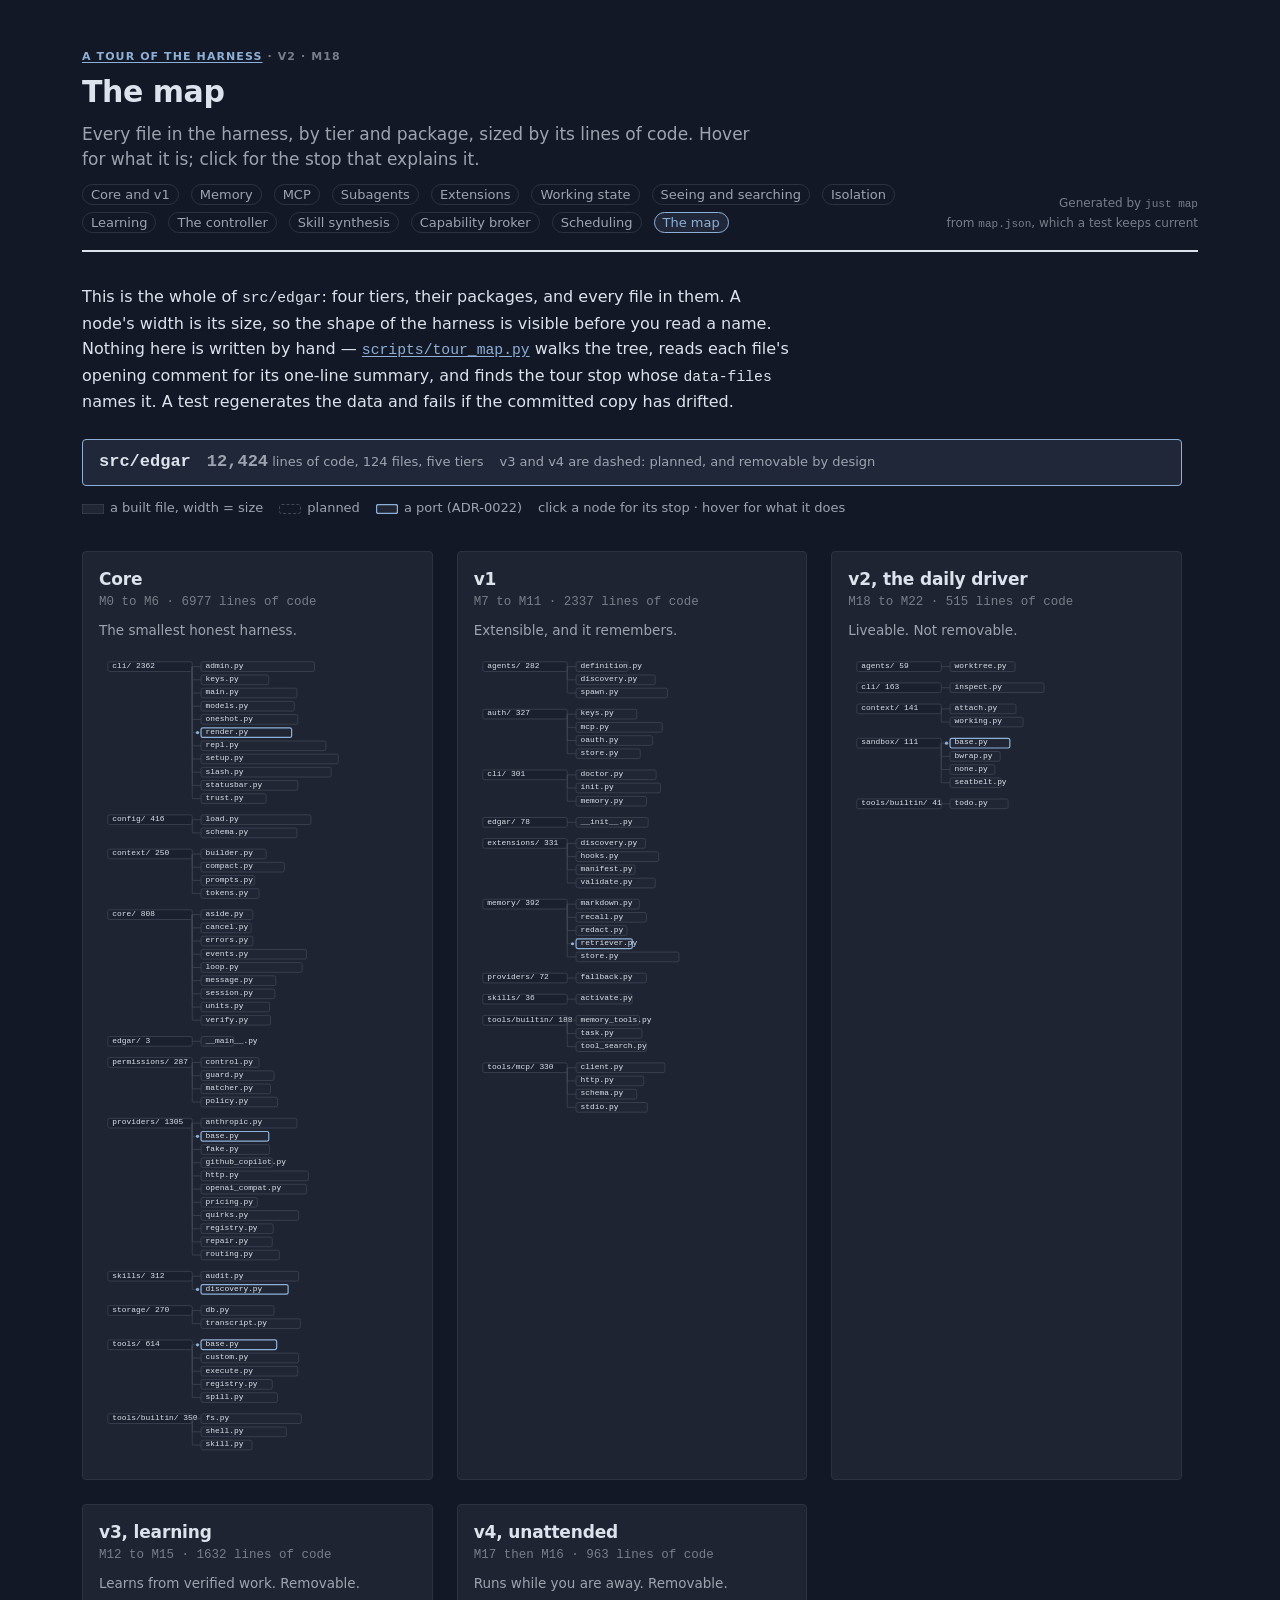
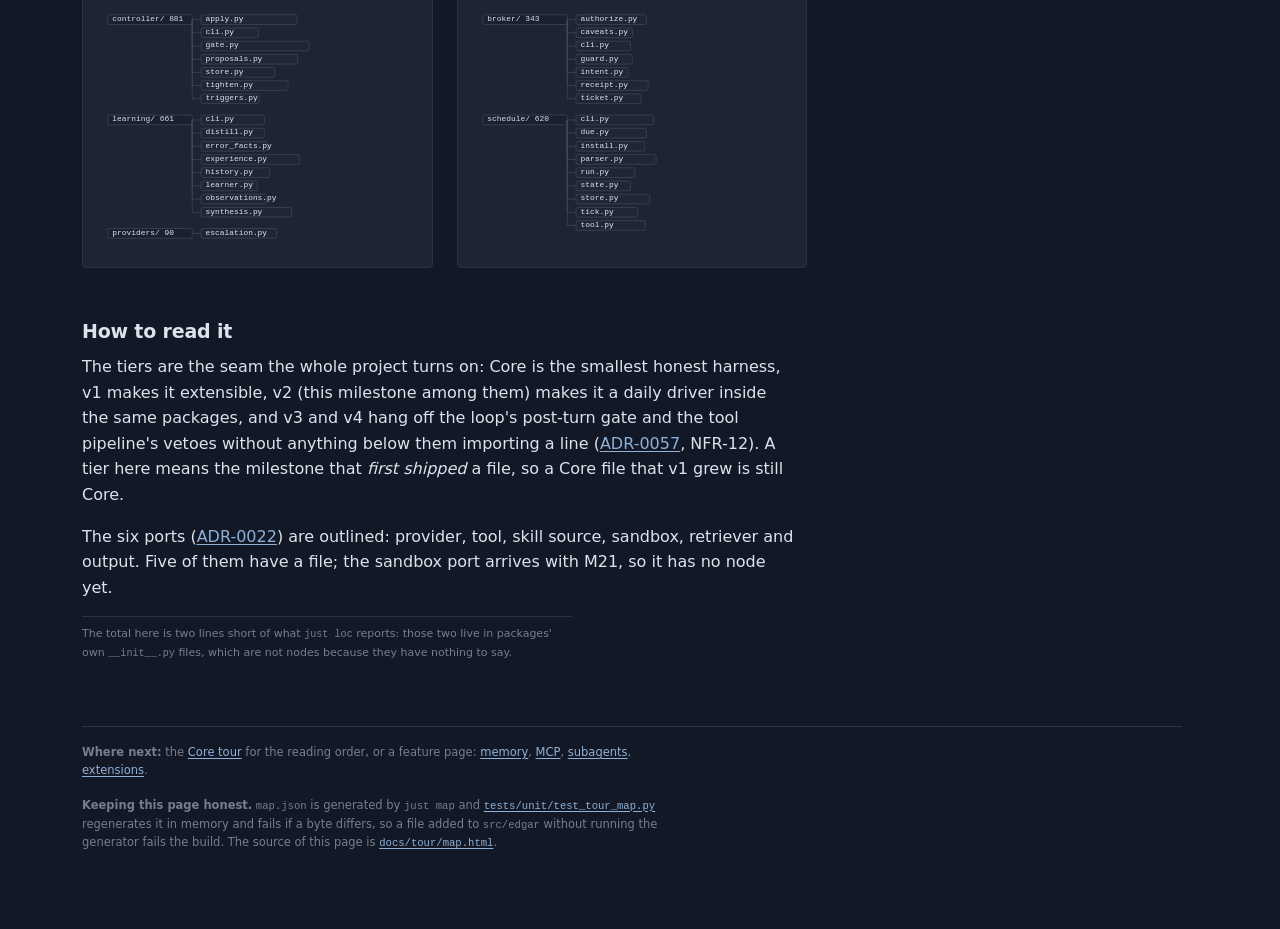
<file: docs/tour/map.html>
<!doctype html>
<html lang="en">
<head>
<meta charset="utf-8">
<meta name="viewport" content="width=device-width, initial-scale=1">
<title>The map · A Tour of the Harness</title>
<meta name="description" content="Every file in edgar on one page: tier, package, size, what it is for, and the tour stop that explains it.">
<meta name="color-scheme" content="dark">
<link rel="icon" href="data:image/svg+xml,%3Csvg xmlns='http://www.w3.org/2000/svg' viewBox='0 0 100 100'%3E%3Ctext y='.9em' font-size='90'%3E%F0%9F%A7%AD%3C/text%3E%3C/svg%3E">
<!-- Styled with artifactkit, vendored in artifactkit/. Only its theme block is ours. -->
<link rel="stylesheet" href="artifactkit/theme.css">
<link rel="stylesheet" href="artifactkit/components.css">
<link rel="stylesheet" href="artifactkit/print.css">
<link rel="stylesheet" href="tour.css">
<style>
/* The map's own layout. No chart library: the tree is SVG this page builds itself
   from map.data.js, and everything else is CSS grid. */
.root-node { display: flex; flex-wrap: wrap; align-items: baseline; gap: var(--ak-s2) var(--ak-s4);
  border: 1px solid var(--ak-accent); background: var(--ak-accent-wash);
  border-radius: var(--ak-radius); padding: var(--ak-s3) var(--ak-s4); margin: var(--ak-s5) 0 0; }
.root-node b { font: 600 17px/1.2 var(--ak-mono); }
.root-node span { color: var(--ak-ink-muted); font-size: 13px; }

.legend { display: flex; flex-wrap: wrap; gap: var(--ak-s2) var(--ak-s4); list-style: none;
  padding: 0; margin: var(--ak-s3) 0 var(--ak-s6); font-size: 13px; color: var(--ak-ink-muted); }
.legend svg { vertical-align: -2px; margin-right: 6px; }

.tiers { display: grid; grid-template-columns: repeat(auto-fit, minmax(320px, 1fr));
  gap: var(--ak-s5); }
@media (max-width: 720px) { .tiers { grid-template-columns: minmax(0, 1fr); } }

.tier { border: 1px solid var(--ak-rule); border-radius: var(--ak-radius);
  background: var(--ak-surface); padding: var(--ak-s4); min-width: 0; }
.tier[data-status="planned"] { background: transparent; border-style: dashed;
  border-color: var(--ak-rule-mid); }
.tier h2 { font-size: 17px; margin: 0; }
.tier .meta { color: var(--ak-ink-soft); font-size: 12.5px; margin: 2px 0 var(--ak-s2);
  font-family: var(--ak-mono); }
.tier .blurb { color: var(--ak-ink-muted); font-size: 13.5px; margin: 0 0 var(--ak-s3); }
.tier svg { width: 100%; height: auto; display: block; }

/* One <a> per node, so a stop is a click and the keyboard can reach it. */
.node text { font-family: var(--ak-mono); font-size: 9px; fill: var(--ak-ink); }
.node .pkg-label { fill: var(--ak-ink-muted); font-size: 9.5px; }
.node rect { fill: var(--ak-fill-2); stroke: var(--ak-rule-mid); stroke-width: .8; rx: 2; }
.node.pkg rect { fill: var(--ak-fill); }
.node.port rect { stroke: var(--ak-accent); stroke-width: 1.4; }
.node.planned rect { fill: none; stroke-dasharray: 3 2; }
.node.planned text { fill: var(--ak-ink-soft); }
a.node:hover rect { fill: var(--ak-accent-wash); stroke: var(--ak-accent); }
a.node { cursor: pointer; }
a.node:focus-visible rect { stroke: var(--ak-accent); stroke-width: 2; }
.edge { stroke: var(--ak-rule-mid); stroke-width: .8; fill: none; }
.port-dot { fill: var(--ak-accent); }
</style>
</head>
<body>
<div class="ak-wrap" id="top">

<header class="ak-pagehead">
  <div>
    <p class="ak-eyebrow"><a href="index.html">A Tour of the Harness</a> · v2 · M18</p>
    <h1>The map</h1>
    <p class="ak-lede">Every file in the harness, by tier and package, sized by its
    lines of code. Hover for what it is; click for the stop that explains it.</p>
    <ul class="pages">
      <li><a href="index.html">Core and v1</a></li>
      <li><a href="memory.html">Memory</a></li>
      <li><a href="mcp.html">MCP</a></li>
      <li><a href="agents.html">Subagents</a></li>
      <li><a href="extensions.html">Extensions</a></li>
      <li><a href="working.html">Working state</a></li>
      <li><a href="media.html">Seeing and searching</a></li>
      <li><a href="isolation.html">Isolation</a></li>
      <li><a href="learning.html">Learning</a></li>
      <li><a href="controller.html">The controller</a></li>
      <li><a href="synthesis.html">Skill synthesis</a></li>
      <li><a href="broker.html">Capability broker</a></li>
      <li><a href="schedule.html">Scheduling</a></li>
      <li><a href="map.html" aria-current="page">The map</a></li>
    </ul>
  </div>
  <div class="ak-meta">
    Generated by <code>just map</code><br>
    from <code>map.json</code>, which a test keeps current
  </div>
</header>

<main class="tour-main" style="max-width: 1100px">

<p>This is the whole of <code>src/edgar</code>: four tiers, their packages, and every
file in them. A node's width is its size, so the shape of the harness is visible before
you read a name. Nothing here is written by hand —
<a href="https://github.com/vespassassina/edgar/blob/main/scripts/tour_map.py"><code>scripts/tour_map.py</code></a>
walks the tree, reads each file's opening comment for its one-line summary, and finds
the tour stop whose <code>data-files</code> names it. A test regenerates the data and
fails if the committed copy has drifted.</p>

<div class="root-node">
  <b>src/edgar</b>
  <span><b id="total">0</b> lines of code, <span id="count">0</span> files, five tiers</span>
  <span>v3 and v4 are dashed: planned, and removable by design</span>
</div>

<ul class="legend">
  <li><svg width="22" height="10" aria-hidden="true"><rect x="0" y="0" width="22" height="10" rx="2" fill="var(--ak-fill-2)" stroke="var(--ak-rule-mid)"></rect></svg>a built file, width = size</li>
  <li><svg width="22" height="10" aria-hidden="true"><rect x=".5" y=".5" width="21" height="9" rx="2" fill="none" stroke="var(--ak-rule-mid)" stroke-dasharray="3 2"></rect></svg>planned</li>
  <li><svg width="22" height="10" aria-hidden="true"><rect x=".5" y=".5" width="21" height="9" rx="2" fill="var(--ak-fill-2)" stroke="var(--ak-accent)" stroke-width="1.4"></rect></svg>a port (ADR-0022)</li>
  <li>click a node for its stop · hover for what it does</li>
</ul>

<div class="tiers" id="tiers">
  <noscript><p>This page draws its tree with a little JavaScript and no library. The
  same data, readable as text, is in
  <a href="https://github.com/vespassassina/edgar/blob/main/docs/tour/map.json"><code>docs/tour/map.json</code></a>.</p></noscript>
</div>

<h3 class="stage">How to read it</h3>
<p>The tiers are the seam the whole project turns on: Core is the smallest honest
harness, v1 makes it extensible, v2 (this milestone among them) makes it a daily
driver inside the same packages, and v3 and v4 hang off the loop's post-turn gate and
the tool pipeline's vetoes without anything below them importing a line
(<a href="https://github.com/vespassassina/edgar/blob/main/docs/adr/0057-daily-driver-before-learning.md">ADR-0057</a>,
NFR-12). A tier here means the milestone that <em>first shipped</em> a file, so a Core
file that v1 grew is still Core.</p>
<p>The six ports (<a href="https://github.com/vespassassina/edgar/blob/main/docs/adr/0022-ports-and-adapters.md">ADR-0022</a>)
are outlined: provider, tool, skill source, sandbox, retriever and output. Five of them
have a file; the sandbox port arrives with M21, so it has no node yet.</p>
<p class="ak-source">The total here is two lines short of what
<code>just loc</code> reports: those two live in packages' own
<code>__init__.py</code> files, which are not nodes because they have nothing to say.</p>

<footer class="ak-footer">
  <p><strong>Where next:</strong> the <a href="index.html">Core tour</a> for the reading
  order, or a feature page: <a href="memory.html">memory</a>,
  <a href="mcp.html">MCP</a>, <a href="agents.html">subagents</a>,
  <a href="extensions.html">extensions</a>.</p>
  <p><strong>Keeping this page honest.</strong> <code>map.json</code> is generated by
  <code>just map</code> and
  <a href="https://github.com/vespassassina/edgar/blob/main/tests/unit/test_tour_map.py"><code>tests/unit/test_tour_map.py</code></a>
  regenerates it in memory and fails if a byte differs, so a file added to
  <code>src/edgar</code> without running the generator fails the build. The source of
  this page is
  <a href="https://github.com/vespassassina/edgar/blob/main/docs/tour/map.html"><code>docs/tour/map.html</code></a>.</p>
</footer>

</main>
</div>

<script src="map.data.js"></script>
<script>
// Draw the tree from window.EDGAR_MAP. No library: one <svg> per tier, packages in a
// left column, their files in a right column, an elbow from each package to each file.
//
//   1. find the largest file, so every width is on one scale across all four tiers
//   2. for each tier, lay its packages out top to bottom and its files beside them
//   3. write the SVG as a string, with an <a> and a <title> per node
(function () {
  var map = window.EDGAR_MAP;
  if (!map || !map.root) return;
  var root = map.root;

  // 1. One scale for every file node.
  var files = [];
  root.children.forEach(function (tier) {
    tier.children.forEach(function (pkg) { files = files.concat(pkg.children); });
  });
  var widest = files.reduce(function (n, f) { return Math.max(n, f.loc); }, 1);
  document.getElementById("total").textContent = String(root.loc).replace(/\B(?=(\d{3})+$)/g, ",");
  document.getElementById("count").textContent = String(files.length);

  function esc(s) {
    return String(s === null || s === undefined ? "" : s)
      .replace(/&/g, "&amp;").replace(/</g, "&lt;").replace(/>/g, "&gt;").replace(/"/g, "&quot;");
  }
  function size(n) { return n === 1 ? "1 line of code" : n + " lines of code"; }

  // 2. Geometry, in the SVG's own units; the viewBox scales it to the card.
  var W = 360, PKG_W = 96, COL = 116, ROW = 15, PAD = 10, GAP = 9;

  // JSON.stringify writes the quotes around the link, rather than this file carrying a
  // literal href attribute: the tour's test reads those as real links to files on disk.
  function node(cls, x, y, w, label, tip, href) {
    var open = href
      ? '<a class="node ' + cls + '" href=' + JSON.stringify(href) + ">"
      : '<g class="node ' + cls + '">';
    return open +
      "<title>" + esc(tip) + "</title>" +
      '<rect x="' + x + '" y="' + y + '" width="' + w + '" height="' + (ROW - 4) + '"></rect>' +
      '<text x="' + (x + 5) + '" y="' + (y + ROW - 8) + '">' + esc(label) + "</text>" +
      (href ? "</a>" : "</g>");
  }

  function draw(tier) {
    var parts = [], y = PAD;
    tier.children.forEach(function (pkg) {
      var top = y;
      pkg.children.forEach(function (file) {
        var w = 26 + Math.round(130 * Math.sqrt(file.loc / widest));
        var cls = "file" + (file.status === "planned" ? " planned" : "") + (file.port ? " port" : "");
        var tip = file.path + " · " + size(file.loc) +
          (file.summary ? "\n" + file.summary : "") +
          (file.stop ? "\nStop: " + file.stop : "\nNo stop yet");
        var mid = y + (ROW - 4) / 2;
        parts.push('<path class="edge" d="M' + (PAD + PKG_W) + " " + (top + (ROW - 4) / 2) +
          "V" + mid + "H" + COL + '"></path>');
        parts.push(node(cls, COL, y, w, file.name, tip, file.stop || null));
        if (file.port) parts.push('<circle class="port-dot" cx="' + (COL - 4) + '" cy="' + mid + '" r="1.8"></circle>');
        y += ROW;
      });
      var pcls = "pkg" + (pkg.status === "planned" ? " planned" : "");
      parts.unshift(node(pcls, PAD, top, PKG_W, pkg.name + "  " + pkg.loc,
        pkg.name + " · " + size(pkg.loc) + " · " + pkg.children.length + " files", null));
      y += GAP;
    });
    var h = y - GAP + PAD;
    return '<svg viewBox="0 0 ' + W + " " + h + '" role="img" aria-label="' +
      esc(tier.name + ": " + tier.children.length + " packages, " + size(tier.loc)) + '">' +
      parts.join("") + "</svg>";
  }

  // 3. A card per tier, in a grid that becomes one column on a phone.
  var html = "";
  root.children.forEach(function (tier) {
    html += '<section class="tier" data-status="' + esc(tier.status) + '">' +
      "<h2>" + esc(tier.name) + "</h2>" +
      '<p class="meta">' + esc(tier.milestones) + " · " + size(tier.loc) + "</p>" +
      '<p class="blurb">' + esc(tier.summary) + "</p>" +
      draw(tier) + "</section>";
  });
  document.getElementById("tiers").innerHTML = html;
})();
</script>
</body>
</html>
</file>
<file: docs/tour/artifactkit/theme.css>
/* artifactkit — theme.css
   Tokens and cascade layers. MIT. No third-party code.

   Layer order is declared once, here. Anything an author writes outside a
   layer beats every layer, so overrides win without !important.
*/
@layer ak.tokens, ak.base, ak.components, ak.utilities;

@layer ak.tokens {

/* ═══════════════════════════════════════════════════════════════════════════
   THEME — EDIT THESE. Everything else derives from them.
   Changing --t-bg, --t-ink and --t-accent rethemes the entire artifact.
   Agents: rewrite only inside the machine-readable markers below.

     Warm      --t-bg:#FDF4E3;  --t-accent:#8A4B2A;
     Cool grey --t-bg:#EFF1F3;  --t-accent:#1F4E79;
     Denser    --t-density:.85; --t-size:14px;
     Dark      --t-bg:#14141A;  --t-ink:#E8E6E0;  --t-accent:#6AA9D8;
               --t-lift-amt:7%;        <- the only extra knob a dark ground needs
   ═══════════════════════════════════════════════════════════════════════════ */
/*!ak-theme-start*/
/* edgar's tour: a dark, desaturated midnight blue. Only this block differs from
   artifactkit's own theme.css (vendored from github.com/vespassassina/artifactkit, MIT). */
:root{
  /* — colour ————————————————————————————————————————————————————— */
  --t-bg:       #121826;   /* page ground. midnight blue, desaturated */
  --t-ink:      #DDE3EC;   /* body text. cool off-white, never pure #FFF */
  --t-accent:   #8FB0D6;   /* primary accent. dusty steel blue */
  --t-accent-2: #8DBBB0;   /* secondary accent. muted sea green */
  --t-pos:      #86BC98;   /* positive / built */
  --t-neg:      #D99595;   /* negative */
  --t-warn:     #D4B478;   /* caution / planned */

  /* a dark ground: a small lift reads as elevation */
  --t-lift:     #FFFFFF;
  --t-lift-amt: 5%;

  /* — chart series. restrained, legible on the dark ground —————————— */
  --t-s1:#8FB0D6; --t-s2:#8DBBB0; --t-s3:#D4B478;
  --t-s4:#B49CC4; --t-s5:#86BC98; --t-s6:#D99595;

  /* — type. system stack only. no webfonts, no network ———————————— */
  --t-font: ui-sans-serif, system-ui, -apple-system, "Segoe UI Variable Text",
            "Segoe UI", "Helvetica Neue", Arial, sans-serif;
  --t-mono: ui-monospace, "Cascadia Mono", Consolas, "SF Mono", Menlo, monospace;
  --t-size: 16px;
  --t-heading-weight: 650;

  /* — shape & rhythm ———————————————————————————————————————————— */
  --t-density: 1;      /* multiplies every spacing step */
  --t-radius: 4px;
  --t-maxw: 1180px;
  color-scheme: dark;
}
/*!ak-theme-end*/
/* ═══ Everything below is derived. Do not hand-edit. ════════════════════════ */

:root{
  /* Neutrals are mixes of ground and ink. Because --t-ink flips on a dark
     theme, fills and rules invert automatically — only the lift needs a knob. */
  --ak-bg: var(--t-bg);
  --ak-surface:     color-mix(in srgb, var(--t-lift) var(--t-lift-amt), var(--t-bg));
  --ak-fill:        color-mix(in srgb, var(--t-ink)  4%, var(--t-bg));
  --ak-fill-2:      color-mix(in srgb, var(--t-ink)  7%, var(--t-bg));
  --ak-rule:        color-mix(in srgb, var(--t-ink) 13%, var(--t-bg));
  --ak-rule-mid:    color-mix(in srgb, var(--t-ink) 24%, var(--t-bg));
  --ak-rule-strong: var(--t-ink);

  --ak-ink:       var(--t-ink);
  --ak-ink-muted: color-mix(in srgb, var(--t-bg) 31%, var(--t-ink));
  --ak-ink-soft:  color-mix(in srgb, var(--t-bg) 50%, var(--t-ink));

  --ak-accent:      var(--t-accent);
  --ak-accent-2:    var(--t-accent-2);
  --ak-accent-wash: color-mix(in srgb, var(--t-accent) 10%, var(--t-bg));
  /* text on an accent fill: pulls toward the ground, so it flips with the theme */
  --ak-accent-fg:   color-mix(in srgb, var(--t-bg) 92%, var(--t-accent));

  --ak-pos: var(--t-pos); --ak-neg: var(--t-neg); --ak-warn: var(--t-warn);
  --ak-pos-wash:  color-mix(in srgb, var(--t-pos)  10%, var(--t-bg));
  --ak-neg-wash:  color-mix(in srgb, var(--t-neg)  10%, var(--t-bg));
  --ak-warn-wash: color-mix(in srgb, var(--t-warn) 10%, var(--t-bg));

  --ak-c1:var(--t-s1); --ak-c2:var(--t-s2); --ak-c3:var(--t-s3);
  --ak-c4:var(--t-s4); --ak-c5:var(--t-s5); --ak-c6:var(--t-s6);

  --ak-sans: var(--t-font);
  --ak-mono: var(--t-mono);

  --ak-s1:calc(4px  * var(--t-density));
  --ak-s2:calc(8px  * var(--t-density));
  --ak-s3:calc(12px * var(--t-density));
  --ak-s4:calc(16px * var(--t-density));
  --ak-s5:calc(24px * var(--t-density));
  --ak-s6:calc(32px * var(--t-density));
  --ak-s7:calc(48px * var(--t-density));
  --ak-s8:calc(64px * var(--t-density));

  --ak-radius: var(--t-radius);
  --ak-maxw:   var(--t-maxw);
}

}/* @layer ak.tokens */
</file>
<file: docs/tour/artifactkit/components.css>
/* artifactkit — components.css
   The vocabulary. MIT. No third-party code.
   Every class is prefixed `ak-`. Colours come only from theme.css tokens;
   no literal colour value appears below this line.
*/

@layer ak.base {
  *,*::before,*::after{ box-sizing:border-box }
  html,body{ margin:0 }
  body{
    background:var(--ak-bg); color:var(--ak-ink);
    font-family:var(--ak-sans); font-size:var(--t-size); line-height:1.55;
    -webkit-font-smoothing:antialiased;
    font-variant-numeric:tabular-nums; font-feature-settings:"tnum" 1;
  }
  h1,h2,h3,h4{ font-weight:var(--t-heading-weight); margin:0 0 var(--ak-s2); letter-spacing:-.01em }
  h1{ font-size:30px; line-height:1.2; letter-spacing:-.015em; margin-bottom:var(--ak-s3) }
  h2{ font-size:19px; line-height:1.3 }
  h3{ font-size:15px }
  h4{ font-size:13px }
  p{ margin:0 0 var(--ak-s4); max-width:72ch }
  a{ color:var(--ak-accent); text-underline-offset:2px }
  code,kbd,samp,pre{ font-family:var(--ak-mono); font-size:.92em }
  hr{ border:0; border-top:1px solid var(--ak-rule); margin:var(--ak-s5) 0 }
  :focus-visible{ outline:2px solid var(--ak-accent); outline-offset:2px }
  ::selection{ background:var(--ak-accent-wash) }
}

@layer ak.components {

/* ── layout ─────────────────────────────────────────────────────────────── */
.ak-wrap{ max-width:var(--ak-maxw); margin:0 auto; padding:var(--ak-s7) var(--ak-s6) var(--ak-s8) }
.ak-stack{ display:flex; flex-direction:column; gap:var(--ak-s4) }
.ak-row{ display:flex; gap:var(--ak-s4); align-items:center }
.ak-grid{ display:grid; gap:var(--ak-s4); grid-template-columns:repeat(var(--ak-cols,2),1fr) }
.ak-split{ display:grid; gap:var(--ak-s5); grid-template-columns:1fr 1fr }
.ak-sidebar{ display:grid; gap:var(--ak-s5); grid-template-columns:220px 1fr; align-items:start }
.ak-centered{ display:grid; place-items:center; min-height:60vh }
.ak-spacer{ flex:1 }

/* ── page furniture ─────────────────────────────────────────────────────── */
.ak-pagehead{
  display:flex; justify-content:space-between; align-items:flex-end; gap:var(--ak-s5);
  border-bottom:2px solid var(--ak-rule-strong);
  padding-bottom:var(--ak-s4); margin-bottom:var(--ak-s6);
}
.ak-meta{ font-size:12px; color:var(--ak-ink-soft); text-align:right; white-space:nowrap; line-height:1.7 }
.ak-eyebrow{
  font-size:11px; font-weight:600; letter-spacing:.1em; text-transform:uppercase;
  color:var(--ak-ink-soft); margin:0 0 var(--ak-s2);
}
.ak-lede{ font-size:17px; line-height:1.5; color:var(--ak-ink-muted); margin:0; max-width:62ch }
.ak-small{ font-size:12px; color:var(--ak-ink-muted) }
.ak-sechead{
  display:flex; align-items:baseline; gap:var(--ak-s3);
  border-bottom:1px solid var(--ak-rule); padding-bottom:var(--ak-s2); margin-bottom:var(--ak-s5);
}
.ak-sechead .ak-n{ font-size:11px; font-weight:700; color:var(--ak-accent); letter-spacing:.08em }
.ak-section{ margin:var(--ak-s7) 0 0 }
.ak-footer{ margin-top:var(--ak-s8); padding-top:var(--ak-s4);
  border-top:1px solid var(--ak-rule); font-size:11.5px; color:var(--ak-ink-soft) }

/* freshness / provenance */
.ak-asof{
  display:inline-block; font-size:11px; font-weight:600; letter-spacing:.04em;
  border:1px solid var(--ak-rule-mid); border-radius:var(--ak-radius);
  padding:2px 7px; color:var(--ak-ink-muted); background:var(--ak-surface);
}

/* ── KPI strip: rules, not boxes ────────────────────────────────────────── */
.ak-kpis{
  display:grid; grid-template-columns:repeat(var(--ak-cols,4),1fr);
  border-top:1px solid var(--ak-rule-strong); border-bottom:1px solid var(--ak-rule);
  margin:0 0 var(--ak-s5);
}
.ak-kpi{ padding:var(--ak-s4) var(--ak-s4) var(--ak-s4) 0; border-right:1px solid var(--ak-rule) }
.ak-kpi:last-child{ border-right:0 }
.ak-kpi .ak-k{ font-size:11px; font-weight:600; letter-spacing:.08em;
  text-transform:uppercase; color:var(--ak-ink-soft) }
.ak-kpi .ak-v{ font-size:28px; font-weight:var(--t-heading-weight);
  letter-spacing:-.02em; line-height:1.15; margin-top:var(--ak-s1) }
.ak-kpi .ak-d{ font-size:12px; margin-top:2px; color:var(--ak-ink-muted) }

.ak-up{ color:var(--ak-pos); font-weight:600 }
.ak-down{ color:var(--ak-neg); font-weight:600 }
.ak-flat,.ak-dim{ color:var(--ak-ink-soft) }
.ak-dash{ color:var(--ak-ink-soft) }

/* ── exhibit: the unit a report is made of ──────────────────────────────── */
.ak-exhibit{
  background:var(--ak-surface); border:1px solid var(--ak-rule);
  border-radius:var(--ak-radius); padding:var(--ak-s5); margin:0 0 var(--ak-s5);
}
.ak-exhibit > .ak-eyebrow{ color:var(--ak-accent) }
.ak-takeaway{ font-size:15px; color:var(--ak-ink-muted); margin:0 0 var(--ak-s4); max-width:70ch }
.ak-source{ font-size:11px; color:var(--ak-ink-soft);
  margin-top:var(--ak-s4); padding-top:var(--ak-s2); border-top:1px solid var(--ak-rule) }

/* ── tables ─────────────────────────────────────────────────────────────── */
.ak-tblwrap{ overflow:auto; max-height:var(--ak-tbl-h,none) }
.ak-table{ border-collapse:collapse; width:100%; font-size:13.5px }
.ak-table thead th{
  font-size:11px; font-weight:600; letter-spacing:.06em; text-transform:uppercase;
  color:var(--ak-ink-muted); text-align:left; white-space:nowrap;
  padding:0 var(--ak-s3) var(--ak-s2) 0;
  border-bottom:1.5px solid var(--ak-rule-strong);
  background:var(--ak-surface); position:sticky; top:0;
}
.ak-table th.ak-num,.ak-table td.ak-num{ text-align:right }
.ak-table tbody td{ padding:7px var(--ak-s3) 7px 0;
  border-bottom:1px solid var(--ak-rule); vertical-align:baseline }
.ak-table tbody tr:hover{ background:var(--ak-fill) }
.ak-table tbody td:first-child{ font-weight:550 }
.ak-table tr.ak-total td{ border-top:1.5px solid var(--ak-rule-strong); border-bottom:0;
  font-weight:var(--t-heading-weight); padding-top:var(--ak-s2) }
/* sort affordance — an unsorted column must still say it is sortable */
.ak-table th[data-sort]{ cursor:pointer; user-select:none }
.ak-table th[data-sort]:hover{ color:var(--ak-ink) }
.ak-table th[data-sort]::after{ content:"↕"; opacity:.28; margin-left:5px; font-size:10px }
.ak-table th[data-sort][aria-sort="ascending"]::after{ content:"▲"; opacity:1; color:var(--ak-accent) }
.ak-table th[data-sort][aria-sort="descending"]::after{ content:"▼"; opacity:1; color:var(--ak-accent) }
/* keep the identifier column visible on wide tables */
.ak-sticky1 td:first-child,.ak-sticky1 th:first-child{
  position:sticky; left:0; background:var(--ak-surface) }
.ak-table tbody tr[tabindex]{ cursor:pointer }
.ak-table tbody tr[tabindex]:focus-visible{ outline:2px solid var(--ak-accent); outline-offset:-2px }

/* ── controls ───────────────────────────────────────────────────────────── */
.ak-toolbar{ display:flex; gap:var(--ak-s2); align-items:center;
  margin-bottom:var(--ak-s4); flex-wrap:wrap }
.ak-input,.ak-select,.ak-textarea{
  font:inherit; font-size:13px; padding:5px 9px; color:var(--ak-ink);
  border:1px solid var(--ak-rule-mid); border-radius:var(--ak-radius);
  background:var(--ak-surface);
}
.ak-input{ min-width:220px }
.ak-textarea{ min-width:100%; min-height:80px }
.ak-input:focus-visible,.ak-select:focus-visible,.ak-textarea:focus-visible{
  outline:2px solid var(--ak-accent); outline-offset:1px; border-color:var(--ak-accent) }
.ak-btn{
  font:inherit; font-size:12px; font-weight:600; padding:5px 11px; cursor:pointer;
  border:1px solid var(--ak-rule-mid); border-radius:var(--ak-radius);
  background:var(--ak-surface); color:var(--ak-ink);
}
.ak-btn:hover{ background:var(--ak-fill); border-color:var(--ak-ink-soft) }
.ak-btn[disabled]{ opacity:.45; cursor:not-allowed }
.ak-btn-primary{ background:var(--ak-accent); border-color:var(--ak-accent); color:var(--ak-accent-fg) }
.ak-btn-primary:hover{ background:color-mix(in srgb, var(--ak-ink) 14%, var(--ak-accent)) }
.ak-chip{
  font-size:11.5px; font-weight:600; padding:3px 9px; cursor:pointer;
  border:1px solid var(--ak-rule-mid); border-radius:999px;
  background:var(--ak-surface); color:var(--ak-ink-muted);
}
.ak-chip[aria-pressed="true"]{ background:var(--ak-accent-wash);
  border-color:var(--ak-accent); color:var(--ak-accent) }
.ak-kbd{ font-family:var(--ak-mono); font-size:11px; padding:1px 5px;
  border:1px solid var(--ak-rule-mid); border-bottom-width:2px;
  border-radius:3px; background:var(--ak-surface) }

/* ── status vocabulary. never colour alone — always a label ─────────────── */
.ak-pill{ display:inline-block; font-size:11px; font-weight:600; padding:1px 8px;
  border-radius:10px; border:1px solid currentColor; line-height:1.6 }
.ak-pill-ok{ color:var(--ak-pos) }
.ak-pill-risk{ color:var(--ak-neg) }
.ak-pill-warn{ color:var(--ak-warn) }
.ak-pill-info{ color:var(--ak-accent) }
.ak-pill-off{ color:var(--ak-ink-soft) }
.ak-badge{ display:inline-block; font-size:10.5px; font-weight:700; letter-spacing:.04em;
  padding:1px 6px; border-radius:var(--ak-radius);
  background:var(--ak-fill-2); color:var(--ak-ink-muted) }

/* ── messages ───────────────────────────────────────────────────────────── */
.ak-banner{ border-left:3px solid var(--ak-warn); background:var(--ak-fill);
  padding:var(--ak-s3) var(--ak-s4); font-size:13px; margin:0 0 var(--ak-s4) }
.ak-banner-bad{ border-left-color:var(--ak-neg); background:var(--ak-neg-wash) }
.ak-banner-ok{ border-left-color:var(--ak-pos); background:var(--ak-pos-wash) }
.ak-banner strong{ font-weight:var(--t-heading-weight) }
.ak-empty{ text-align:center; padding:var(--ak-s7) var(--ak-s4); color:var(--ak-ink-soft);
  border:1px dashed var(--ak-rule-mid); border-radius:var(--ak-radius) }
.ak-toast{
  position:fixed; bottom:var(--ak-s5); left:50%; translate:-50% 0; z-index:60;
  background:var(--ak-rule-strong); color:var(--ak-bg);
  font-size:13px; padding:var(--ak-s2) var(--ak-s4); border-radius:var(--ak-radius);
  box-shadow:0 6px 20px rgb(0 0 0 / .18);
}

/* ── CSS bars: cheaper than a chart, use for plain counts ───────────────── */
.ak-barrow{ display:grid; grid-template-columns:var(--ak-barlabel,150px) 1fr 64px;
  gap:var(--ak-s3); align-items:center; padding:5px 0;
  border-bottom:1px solid var(--ak-rule); font-size:13px }
.ak-track{ display:block; background:var(--ak-fill-2); height:12px }
.ak-fill{ display:block; height:12px; background:var(--ak-accent) }
.ak-barrow .ak-num{ text-align:right }

/* ── charts. structure lives here, colour comes from JS via tokens ──────── */
.ak-chart{ width:100% }
.ak-nc-axis text{ font-size:10.5px; fill:var(--ak-ink-soft) }
.ak-nc-axis line,.ak-nc-axis path{ stroke:var(--ak-rule-mid) }
.ak-nc-grid line{ stroke:var(--ak-rule); stroke-dasharray:2 3 }
.ak-legend{ display:flex; gap:var(--ak-s4); flex-wrap:wrap;
  font-size:11.5px; color:var(--ak-ink-muted); margin-top:var(--ak-s2) }
.ak-legend i{ display:inline-block; width:9px; height:9px; margin-right:5px; vertical-align:-1px }
.ak-spark{ vertical-align:-2px }

/* ── kanban. desktop drag only — touch is out of scope ──────────────────── */
.ak-board{ display:grid; gap:var(--ak-s3); align-items:start;
  grid-template-columns:repeat(var(--ak-cols,4),1fr) }
.ak-col{ background:var(--ak-fill); border:1px solid var(--ak-rule); min-height:120px }
.ak-col > h3{ font-size:11px; letter-spacing:.08em; text-transform:uppercase;
  color:var(--ak-ink-muted); margin:0; padding:var(--ak-s3) var(--ak-s3) var(--ak-s2);
  border-bottom:1px solid var(--ak-rule) }
.ak-col > h3 .ak-n{ float:right; color:var(--ak-ink-soft); font-weight:600 }
.ak-cards{ padding:var(--ak-s2); display:flex; flex-direction:column;
  gap:var(--ak-s2); min-height:56px }
.ak-kcard{ background:var(--ak-surface); border:1px solid var(--ak-rule-mid);
  border-radius:var(--ak-radius); padding:var(--ak-s3); font-size:13px; cursor:grab }
.ak-kcard:active{ cursor:grabbing }
.ak-kcard .ak-t{ font-weight:600; margin-bottom:3px }
.ak-kcard.ak-dragging{ opacity:.4 }
.ak-cards.ak-over{ background:var(--ak-accent-wash);
  outline:1px dashed var(--ak-accent); outline-offset:-3px }

/* ── stepper ────────────────────────────────────────────────────────────── */
.ak-stepper{ display:flex; align-items:flex-start; gap:0; margin:0 0 var(--ak-s5); padding:0; list-style:none }
.ak-step{ flex:1; position:relative; padding:0 var(--ak-s3) 0 0; font-size:12.5px; color:var(--ak-ink-soft) }
.ak-step::before{ content:""; display:block; height:2px; background:var(--ak-rule);
  margin-bottom:var(--ak-s2) }
.ak-step .ak-t{ font-weight:600; color:var(--ak-ink-muted); display:block }
.ak-step[aria-current="step"]::before,.ak-step.ak-done::before{ background:var(--ak-accent) }
.ak-step[aria-current="step"] .ak-t{ color:var(--ak-accent) }
.ak-step.ak-done .ak-t{ color:var(--ak-ink) }

/* ── timeline ───────────────────────────────────────────────────────────── */
.ak-timeline{ list-style:none; margin:0; padding:0 0 0 var(--ak-s5);
  border-left:1px solid var(--ak-rule) }
.ak-tl-item{ position:relative; padding:0 0 var(--ak-s4) 0 }
.ak-tl-item::before{ content:""; position:absolute; left:calc(-1 * var(--ak-s5) - 4px); top:6px;
  width:7px; height:7px; border-radius:50%; background:var(--ak-accent);
  outline:3px solid var(--ak-bg) }
.ak-tl-item time{ display:block; font-size:11px; letter-spacing:.06em;
  text-transform:uppercase; color:var(--ak-ink-soft) }
.ak-tl-item .ak-t{ font-weight:600 }

/* ── disclosure ─────────────────────────────────────────────────────────── */
.ak-disclosure{ border-bottom:1px solid var(--ak-rule) }
.ak-disclosure > summary{ cursor:pointer; list-style:none; padding:var(--ak-s3) 0;
  font-weight:600; font-size:13.5px; display:flex; align-items:center; gap:var(--ak-s2) }
.ak-disclosure > summary::-webkit-details-marker{ display:none }
.ak-disclosure > summary::before{ content:"▸"; color:var(--ak-accent);
  transition:rotate .12s ease; display:inline-block }
.ak-disclosure[open] > summary::before{ rotate:90deg }
.ak-disclosure > :not(summary){ padding:0 0 var(--ak-s4) var(--ak-s4) }

/* ── drilldown. a row detail, not a modal — modals hide context ─────────── */
.ak-drill{ background:var(--ak-fill); border:1px solid var(--ak-rule);
  border-radius:var(--ak-radius); padding:var(--ak-s4); margin:var(--ak-s3) 0 }
.ak-drill .ak-hd{ display:flex; justify-content:space-between; align-items:baseline;
  border-bottom:1px solid var(--ak-rule); padding-bottom:var(--ak-s2); margin-bottom:var(--ak-s3) }
.ak-dcols{ display:grid; gap:var(--ak-s3) var(--ak-s5);
  grid-template-columns:repeat(auto-fit,minmax(160px,1fr)) }
.ak-field .ak-k{ font-size:11px; letter-spacing:.06em; text-transform:uppercase;
  color:var(--ak-ink-soft); display:block }
.ak-field .ak-v{ font-size:13.5px }

/* ── navigation ─────────────────────────────────────────────────────────── */
.ak-breadcrumb{ display:flex; gap:var(--ak-s2); list-style:none; margin:0 0 var(--ak-s3);
  padding:0; font-size:12px; color:var(--ak-ink-soft); flex-wrap:wrap }
.ak-breadcrumb li + li::before{ content:"/"; margin-right:var(--ak-s2); color:var(--ak-rule-mid) }
.ak-nav{ list-style:none; margin:0; padding:0; font-size:13.5px }
.ak-nav a{ display:block; padding:4px var(--ak-s2); color:var(--ak-ink-muted);
  text-decoration:none; border-left:2px solid transparent }
.ak-nav a:hover{ color:var(--ak-ink); background:var(--ak-fill) }
.ak-nav a[aria-current="page"]{ color:var(--ak-accent); border-left-color:var(--ak-accent);
  font-weight:600 }
.ak-toc{ font-size:13px; position:sticky; top:var(--ak-s4) }
.ak-toc .ak-eyebrow{ margin-bottom:var(--ak-s2) }

/* ── modal (native <dialog>) ────────────────────────────────────────────── */
.ak-modal{ border:1px solid var(--ak-rule-mid); border-radius:var(--ak-radius);
  background:var(--ak-surface); color:var(--ak-ink); padding:var(--ak-s5);
  max-width:min(560px,92vw); box-shadow:0 24px 60px rgb(0 0 0 / .22) }
.ak-modal::backdrop{ background:rgb(0 0 0 / .32) }

/* ── prose (wiki / notes) ───────────────────────────────────────────────── */
.ak-prose{ max-width:70ch }
.ak-prose h2{ margin-top:var(--ak-s6) }
.ak-prose blockquote{ margin:0 0 var(--ak-s4); padding-left:var(--ak-s4);
  border-left:3px solid var(--ak-rule-mid); color:var(--ak-ink-muted) }
.ak-prose pre{ background:var(--ak-fill); border:1px solid var(--ak-rule);
  border-radius:var(--ak-radius); padding:var(--ak-s3); overflow:auto; font-size:12.5px }
.ak-prose :not(pre) > code{ background:var(--ak-fill-2); padding:1px 4px; border-radius:3px }

/* ── deck ───────────────────────────────────────────────────────────────── */
.ak-deck{ scroll-snap-type:y mandatory; overflow-y:auto; height:100vh }
.ak-slide{ scroll-snap-align:start; min-height:100vh;
  display:grid; align-content:center; padding:var(--ak-s8) var(--ak-s7);
  max-width:var(--ak-maxw); margin:0 auto; border-bottom:1px solid var(--ak-rule) }
.ak-slide h2{ font-size:34px; letter-spacing:-.02em }
/* Speaker notes are authored inside the slide and never shown on the projected
   screen. The presenter window reads them; --strip-notes removes them entirely. */
.ak-notes{ display:none }
body.ak-deck-notes-on .ak-slide.ak-here .ak-notes{
  display:block; margin-top:var(--ak-s5); padding:var(--ak-s3) var(--ak-s4);
  border-left:3px solid var(--ak-accent); background:var(--ak-fill);
  font-size:13px; color:var(--ak-ink-muted) }

/* progress */
.ak-deck-bar{ position:fixed; left:0; top:0; height:3px; width:0; z-index:40;
  background:var(--ak-accent); transition:width 300ms ease }

/* heads-up controls */
.ak-deck-hud{ position:fixed; right:22px; bottom:16px; z-index:41;
  display:flex; gap:14px; align-items:center;
  color:var(--ak-ink-soft); font-size:11px; letter-spacing:.09em; text-transform:uppercase }
.ak-deck-pos b{ color:var(--ak-ink); font-weight:650 }
.ak-deck-nav{ display:flex; gap:6px; align-items:center }
.ak-deck-sep{ width:1px; height:18px; background:var(--ak-rule-mid); margin:0 3px }
.ak-deck-nav button{ position:relative; width:34px; height:34px; padding:0; cursor:pointer;
  border:1px solid var(--ak-rule-mid); border-radius:50%;
  background:var(--ak-surface); color:var(--ak-ink); display:grid; place-items:center;
  transition:border-color 140ms, color 140ms, background 140ms, opacity 140ms }
.ak-deck-nav button:hover:not(:disabled){ border-color:var(--ak-accent); color:var(--ak-accent) }
.ak-deck-nav button:disabled{ opacity:.25; cursor:default }
.ak-deck-nav button[aria-pressed="true"]{ border-color:var(--ak-accent);
  background:var(--ak-accent-wash); color:var(--ak-accent) }
.ak-deck-nav svg{ width:15px; height:15px; fill:none; stroke:currentColor;
  stroke-width:2; stroke-linecap:round; stroke-linejoin:round }
/* tooltips anchor right so the last button never pushes one off screen */
.ak-deck-nav button::after{ content:attr(data-tip); position:absolute;
  bottom:calc(100% + 9px); right:0; white-space:nowrap;
  background:var(--ak-surface); border:1px solid var(--ak-rule-mid); color:var(--ak-ink);
  font-size:11px; letter-spacing:.02em; text-transform:none;
  padding:5px 9px; border-radius:var(--ak-radius); box-shadow:0 4px 14px rgb(0 0 0 / .12);
  opacity:0; pointer-events:none; translate:0 4px; transition:opacity 130ms, translate 130ms }
.ak-deck-nav button:hover:not(:disabled)::after{ opacity:1; translate:0 0 }

/* overview */
.ak-deck-grid{ position:fixed; inset:0; z-index:50; display:none;
  background:color-mix(in srgb, var(--ak-bg) 94%, transparent);
  padding:var(--ak-s7); overflow:auto;
  grid-template-columns:repeat(auto-fill,minmax(230px,1fr)); gap:var(--ak-s3);
  align-content:start }
.ak-deck-grid.ak-on{ display:grid }
.ak-deck-grid button{ text-align:left; font:inherit; font-size:13px; cursor:pointer;
  background:var(--ak-surface); border:1px solid var(--ak-rule);
  border-radius:var(--ak-radius); padding:var(--ak-s3); color:var(--ak-ink);
  min-height:84px; display:block }
.ak-deck-grid button:hover{ border-color:var(--ak-accent) }
.ak-deck-grid .ak-n{ display:block; font-size:10px; letter-spacing:.1em;
  color:var(--ak-ink-soft); margin-bottom:var(--ak-s1) }

/* keyboard help */
.ak-deck-help{ position:fixed; inset:0; z-index:51; display:none; place-items:center;
  background:color-mix(in srgb, var(--ak-ink) 40%, transparent) }
.ak-deck-help.ak-on{ display:grid }
.ak-deck-help > div{ background:var(--ak-surface); border:1px solid var(--ak-rule-mid);
  border-radius:var(--ak-radius); padding:var(--ak-s5) var(--ak-s6); min-width:320px }
.ak-deck-help h3{ margin-bottom:var(--ak-s3) }
.ak-deck-help dl{ display:grid; grid-template-columns:auto 1fr;
  gap:var(--ak-s2) var(--ak-s4); margin:0; font-size:13px }
.ak-deck-help dt{ font-family:var(--ak-mono); color:var(--ak-accent); white-space:nowrap }
.ak-deck-help dd{ margin:0; color:var(--ak-ink-muted) }

/* ── scorecard ──────────────────────────────────────────────────────────── */
.ak-scorecard{ display:grid; gap:1px; background:var(--ak-rule);
  border:1px solid var(--ak-rule); grid-template-columns:repeat(var(--ak-cols,3),1fr) }
.ak-scorecard > *{ background:var(--ak-surface); padding:var(--ak-s3) var(--ak-s4) }

/* ── avatar / stat ──────────────────────────────────────────────────────── */
.ak-avatar{ display:inline-grid; place-items:center; width:28px; height:28px;
  border-radius:50%; background:var(--ak-fill-2); color:var(--ak-ink-muted);
  font-size:11px; font-weight:700 }
.ak-stat{ display:flex; flex-direction:column; gap:2px }
.ak-stat .ak-k{ font-size:11px; letter-spacing:.06em; text-transform:uppercase;
  color:var(--ak-ink-soft) }
.ak-stat .ak-v{ font-size:19px; font-weight:var(--t-heading-weight) }

}/* @layer ak.components */

@layer ak.utilities {
  /* screen-reader-only: the accessible twin of every chart lives in one of these */
  .ak-vh{ position:absolute; width:1px; height:1px; overflow:hidden;
    clip-path:inset(50%); white-space:nowrap }
  .ak-mono{ font-family:var(--ak-mono) }
  .ak-num{ text-align:right; font-variant-numeric:tabular-nums }
  .ak-muted{ color:var(--ak-ink-muted) }
  .ak-soft{ color:var(--ak-ink-soft) }
  .ak-nowrap{ white-space:nowrap }
  .ak-hide{ display:none !important }
  .ak-cols-1{ --ak-cols:1 } .ak-cols-2{ --ak-cols:2 } .ak-cols-3{ --ak-cols:3 }
  .ak-cols-4{ --ak-cols:4 } .ak-cols-5{ --ak-cols:5 } .ak-cols-6{ --ak-cols:6 }
}

@media (prefers-reduced-motion:reduce){
  *,*::before,*::after{ transition:none !important; animation:none !important; scroll-behavior:auto !important }
}
</file>
<file: docs/tour/artifactkit/print.css>
/* artifactkit — print.css
   `window.print()` is the PDF path. 0 kB, vector text, correct fonts —
   against ~180 kB for jsPDF + html2canvas and objectively worse output.
*/
@media print{
  :root{
    /* force a white ground and pure-black ink regardless of theme */
    --t-bg:#FFFFFF;
    --t-ink:#000000;
    --t-lift-amt:0%;
  }
  @page{ margin:16mm 14mm }

  body{ font-size:10.5pt; line-height:1.4; background:#fff }
  .ak-wrap{ max-width:none; padding:0 }

  /* interactive chrome has no meaning on paper */
  .ak-toolbar,.ak-btn,.ak-chip,.ak-input,.ak-select,.ak-toast,
  .ak-deck-hud,.ak-deck-bar,.ak-deck-grid,.ak-deck-help,
  [data-ak-noprint]{ display:none !important }

  /* Speaker notes must never reach a PDF that gets emailed to the audience. */
  .ak-notes{ display:none !important }

  /* never split a unit of argument across a page */
  .ak-exhibit,.ak-section,.ak-kpis,.ak-drill,.ak-board,.ak-col,
  figure,table,.ak-barrow,.ak-tl-item{ break-inside:avoid }
  h1,h2,h3{ break-after:avoid }
  thead{ display:table-header-group }   /* repeat headers on every page */
  tfoot{ display:table-footer-group }

  /* a collapsed section is invisible on paper — expand everything */
  details{ display:block }
  details > :not(summary){ display:block !important; padding-left:0 }
  .ak-disclosure > summary::before{ content:"" }

  /* surfaces become outlines; fills waste toner and hurt contrast */
  .ak-exhibit,.ak-drill,.ak-col,.ak-kcard,.ak-scorecard > *{
    background:#fff !important; border-color:#bbb !important; box-shadow:none !important }
  .ak-table tbody tr:hover{ background:transparent }
  .ak-track{ background:#eee !important }

  /* links: keep the text, drop the colour, surface the target */
  a{ color:inherit; text-decoration:none }
  .ak-prose a[href^="http"]::after{ content:" (" attr(href) ")"; font-size:9pt; color:#555 }

  /* scroll containers must release their height or content is clipped away */
  .ak-tblwrap,.ak-deck{ overflow:visible !important; max-height:none !important; height:auto !important }
  .ak-slide{ min-height:auto; break-after:page; border-bottom:0 }
  .ak-table thead th{ position:static }   /* sticky headers print as overlaps */
  .ak-sticky1 td:first-child,.ak-sticky1 th:first-child{ position:static }
  .ak-toc{ position:static }
}
</file>
<file: docs/tour/tour.css>
/* The tour pages' own CSS, shared by index.html and every feature page.
   Built from artifactkit tokens only: no literal colours, so the theme lives in one
   place. Lifted out of index.html in M18 so the v1 pages and the map look the same. */
html { scroll-behavior: smooth; scroll-padding-top: var(--ak-s4); }
[hidden] { display: none !important; }
body { line-height: 1.6; }
.tour-layout { grid-template-columns: 250px minmax(0, 1fr); gap: var(--ak-s7); }
@media (max-width: 960px) {
  .tour-layout { grid-template-columns: minmax(0, 1fr); gap: var(--ak-s5); }
  .ak-toc { position: static; max-height: none; }
  .ak-pagehead { flex-direction: column; align-items: flex-start; }
  .ak-meta { text-align: left; }
}
.ak-toc { max-height: calc(100vh - var(--ak-s6)); overflow-y: auto; padding-right: var(--ak-s2); scrollbar-width: thin; }
.ak-toc .toc-part { display: flex; justify-content: space-between; margin-top: var(--ak-s5); }
.ak-toc .toc-part a { color: inherit; text-decoration: none; }
.ak-toc .count { letter-spacing: 0; text-transform: none; font-weight: 500; }
.ak-nav a { display: flex; gap: var(--ak-s2); }
.ak-nav .n { min-width: 1.6em; color: var(--ak-ink-soft); }
.ak-nav li.planned a { color: var(--ak-ink-soft); font-style: italic; }
.ak-nav li.read a { color: var(--ak-accent); border-left-color: var(--ak-accent); }
.ak-nav li.read .n::after { content: " ✓"; }

.tour-main { max-width: 760px; min-width: 0; }
.tour-main > p, .stop > p { max-width: 70ch; }
.part-head { margin-top: var(--ak-s8); border-bottom-color: var(--ak-rule-mid); }
.part-head h2 { font-size: 28px; margin: 0; }
.part-head .ak-pill { margin-left: auto; }
.part-intro { color: var(--ak-ink-muted); font-size: 17px; }
h3.stage { font-size: 19px; margin: var(--ak-s7) 0 var(--ak-s2); }
h3.stage small { font-size: 13px; font-weight: 500; color: var(--ak-ink-soft); margin-left: var(--ak-s2); }

/* A stop is an artifactkit exhibit; a planned one is its dashed outline. */
article.stop { position: relative; background: var(--ak-surface); border: 1px solid var(--ak-rule);
  border-radius: var(--ak-radius); padding: var(--ak-s5) var(--ak-s5) var(--ak-s2); margin: var(--ak-s5) 0; }
article.stop.planned { background: transparent; border-style: dashed; border-color: var(--ak-rule-mid); }
article.stop h4 { font-size: 18px; margin: 0 0 var(--ak-s2); padding-right: 6rem; }
article.stop h4 .n { display: block; font-size: 11px; font-weight: 700; letter-spacing: .1em;
  text-transform: uppercase; color: var(--ak-accent); margin-bottom: var(--ak-s1); }
article.stop h4 .n::before { content: "Stop "; }
article.stop.planned h4 .n { color: var(--ak-warn); }
.files { display: flex; flex-wrap: wrap; align-items: center; gap: var(--ak-s2) var(--ak-s3); font-size: 14px; }
.files a code, .look code { background: var(--ak-fill-2); border: 1px solid var(--ak-rule); padding: 1px 6px; border-radius: 3px; }
.files a { text-decoration: none; }
.files a:hover code { border-color: var(--ak-accent); }
p.look { font-size: 13px; line-height: 2; color: var(--ak-ink-muted); }
code { overflow-wrap: anywhere; }
label.done { position: absolute; top: var(--ak-s5); right: var(--ak-s5); display: flex; align-items: center;
  gap: var(--ak-s1); font-size: 12px; color: var(--ak-ink-muted); cursor: pointer; user-select: none; }
label.done input { accent-color: var(--ak-accent); margin: 0; }

.take { border-left: 3px solid var(--ak-accent); background: var(--ak-accent-wash);
  padding: var(--ak-s3) var(--ak-s4); border-radius: 0 var(--ak-radius) var(--ak-radius) 0; }

.diagram { margin: var(--ak-s4) 0 var(--ak-s5); padding: var(--ak-s4); background: var(--ak-bg);
  border: 1px solid var(--ak-rule); border-radius: var(--ak-radius); overflow-x: auto; }
pre.mermaid { margin: 0; font-size: 12.5px; color: var(--ak-ink-muted); white-space: pre; }
pre.mermaid[data-processed] { text-align: center; white-space: normal; }

#sizes td.loc, #sizes th.loc { text-align: right; white-space: nowrap; padding-right: var(--ak-s4); }

/* Added when stops moved from dense prose to bullets and pseudocode boxes:
   a plain key-points list, and a pseudocode block that must not look like
   pre.mermaid or mermaid.js's auto-scan (class "mermaid") will try to parse it. */
.stop ul.points { margin: var(--ak-s3) 0; padding-left: 1.3em; }
.stop ul.points li { margin: var(--ak-s2) 0; }
.stop ul.points code { background: var(--ak-fill-2); border: 1px solid var(--ak-rule); padding: 1px 6px; border-radius: 3px; }
pre.pseudo { margin: var(--ak-s4) 0 var(--ak-s5); padding: var(--ak-s4); background: var(--ak-bg);
  border: 1px dashed var(--ak-rule-mid); border-radius: var(--ak-radius); overflow-x: auto;
  font: 13px/1.6 var(--ak-mono); color: var(--ak-ink); white-space: pre; }
pre.pseudo::before { content: "pseudocode"; display: block; font-size: 10px; font-weight: 700;
  letter-spacing: .1em; text-transform: uppercase; color: var(--ak-ink-soft); margin-bottom: var(--ak-s2); }

.ak-stepper .ak-step a { color: inherit; text-decoration: none; }
.ak-footer p { max-width: 80ch; }
@media print {
  .ak-toc, label.done { display: none !important; }
  .tour-layout { display: block; }
  article.stop, .diagram { break-inside: avoid; }
}

/* Added in M18: the header's list of pages, and the per-file size table the v1
   feature pages carry in place of Core's per-package one. */
.pages { display: flex; flex-wrap: wrap; gap: var(--ak-s2) var(--ak-s3); font-size: 13px;
  margin: var(--ak-s3) 0 0; list-style: none; padding: 0; }
.pages a { text-decoration: none; padding: 2px 8px; border: 1px solid var(--ak-rule);
  border-radius: 999px; color: var(--ak-ink-muted); }
.pages a:hover { border-color: var(--ak-accent); color: var(--ak-accent); }
.pages a[aria-current="page"] { border-color: var(--ak-accent); color: var(--ak-accent);
  background: var(--ak-accent-wash); }
table.sizes td.loc, table.sizes th.loc { text-align: right; white-space: nowrap;
  padding-right: var(--ak-s4); }
</file>
